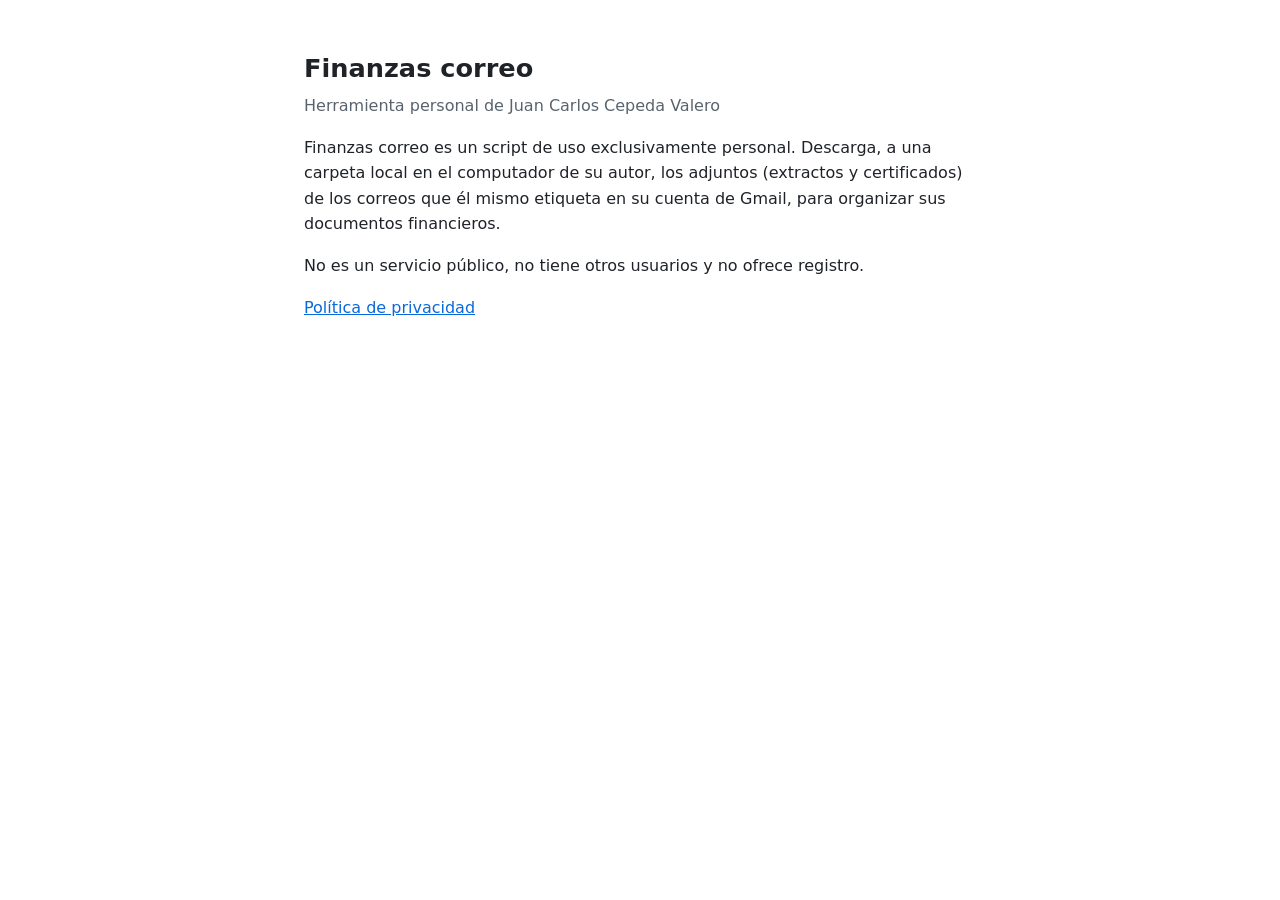
<file: finanzas-correo/index.html>
<!doctype html>
<html lang="es">
<head>
<meta charset="utf-8">
<meta name="viewport" content="width=device-width, initial-scale=1">
<title>Finanzas correo</title>
<style>
  body{font-family:system-ui,-apple-system,"Segoe UI",sans-serif;max-width:42rem;margin:3rem auto;padding:0 1rem;line-height:1.6;color:#1f2328;background:#fff}
  h1{font-size:1.6rem;margin-bottom:.25rem} p.sub{color:#59636e;margin-top:0} a{color:#0969da}
  @media (prefers-color-scheme:dark){body{color:#e6edf3;background:#0d1117}p.sub{color:#9198a1}a{color:#4493f8}}
</style>
</head>
<body>
<h1>Finanzas correo</h1>
<p class="sub">Herramienta personal de Juan Carlos Cepeda Valero</p>
<p>Finanzas correo es un script de uso exclusivamente personal. Descarga, a una carpeta local en el computador de su autor, los adjuntos (extractos y certificados) de los correos que él mismo etiqueta en su cuenta de Gmail, para organizar sus documentos financieros.</p>
<p>No es un servicio público, no tiene otros usuarios y no ofrece registro.</p>
<p><a href="privacidad.html">Política de privacidad</a></p>
</body>
</html>
</file>
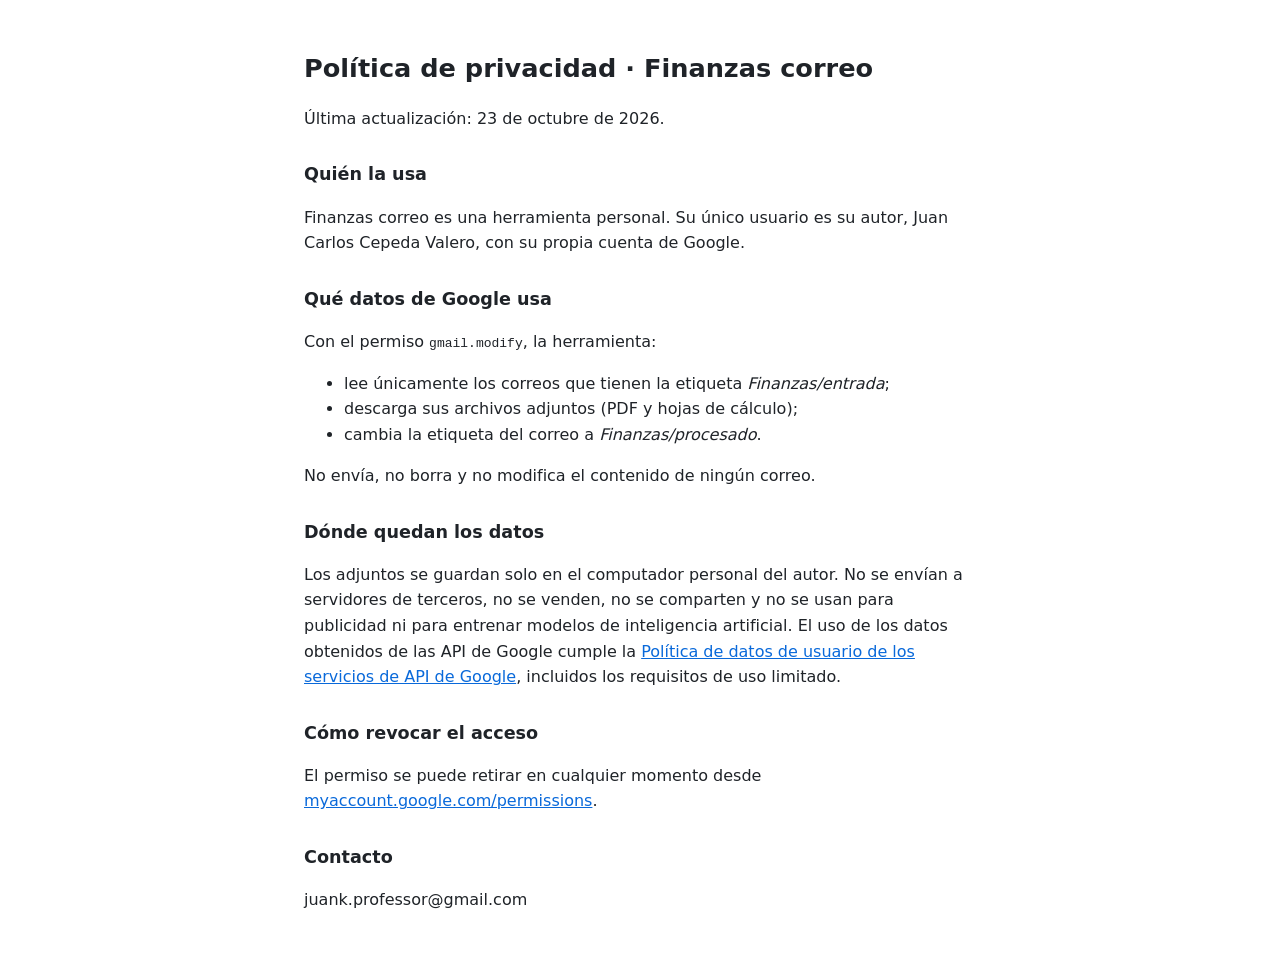
<file: finanzas-correo/privacidad.html>
<!doctype html>
<html lang="es">
<head>
<meta charset="utf-8">
<meta name="viewport" content="width=device-width, initial-scale=1">
<title>Finanzas correo · Privacidad</title>
<style>
  body{font-family:system-ui,-apple-system,"Segoe UI",sans-serif;max-width:42rem;margin:3rem auto;padding:0 1rem;line-height:1.6;color:#1f2328;background:#fff}
  h1{font-size:1.6rem} h2{font-size:1.1rem;margin-top:1.8rem} a{color:#0969da}
  @media (prefers-color-scheme:dark){body{color:#e6edf3;background:#0d1117}a{color:#4493f8}}
</style>
</head>
<body>
<h1>Política de privacidad · Finanzas correo</h1>
<p>Última actualización: 23 de octubre de 2026.</p>

<h2>Quién la usa</h2>
<p>Finanzas correo es una herramienta personal. Su único usuario es su autor, Juan Carlos Cepeda Valero, con su propia cuenta de Google.</p>

<h2>Qué datos de Google usa</h2>
<p>Con el permiso <code>gmail.modify</code>, la herramienta:</p>
<ul>
  <li>lee únicamente los correos que tienen la etiqueta <em>Finanzas/entrada</em>;</li>
  <li>descarga sus archivos adjuntos (PDF y hojas de cálculo);</li>
  <li>cambia la etiqueta del correo a <em>Finanzas/procesado</em>.</li>
</ul>
<p>No envía, no borra y no modifica el contenido de ningún correo.</p>

<h2>Dónde quedan los datos</h2>
<p>Los adjuntos se guardan solo en el computador personal del autor. No se envían a servidores de terceros, no se venden, no se comparten y no se usan para publicidad ni para entrenar modelos de inteligencia artificial. El uso de los datos obtenidos de las API de Google cumple la <a href="https://developers.google.com/terms/api-services-user-data-policy">Política de datos de usuario de los servicios de API de Google</a>, incluidos los requisitos de uso limitado.</p>

<h2>Cómo revocar el acceso</h2>
<p>El permiso se puede retirar en cualquier momento desde <a href="https://myaccount.google.com/permissions">myaccount.google.com/permissions</a>.</p>

<h2>Contacto</h2>
<p>juank.professor@gmail.com</p>
</body>
</html>
</file>
